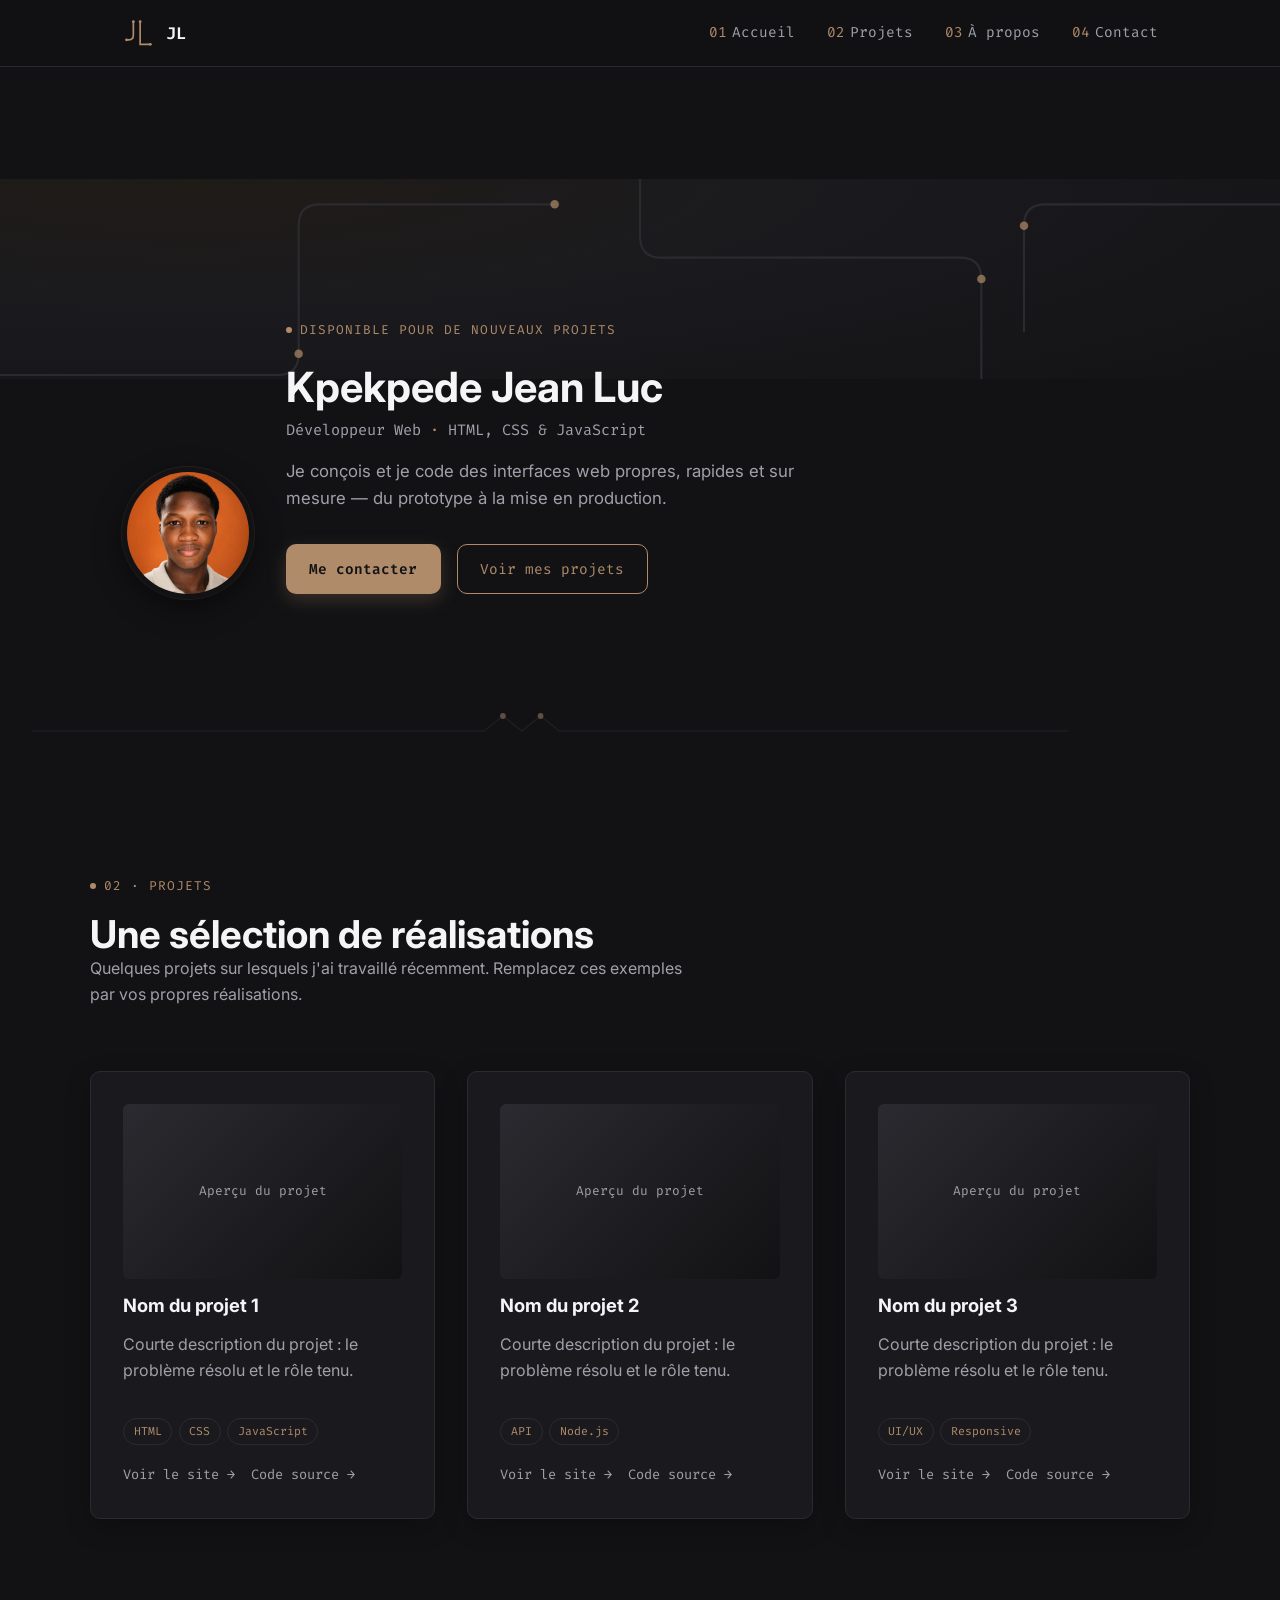
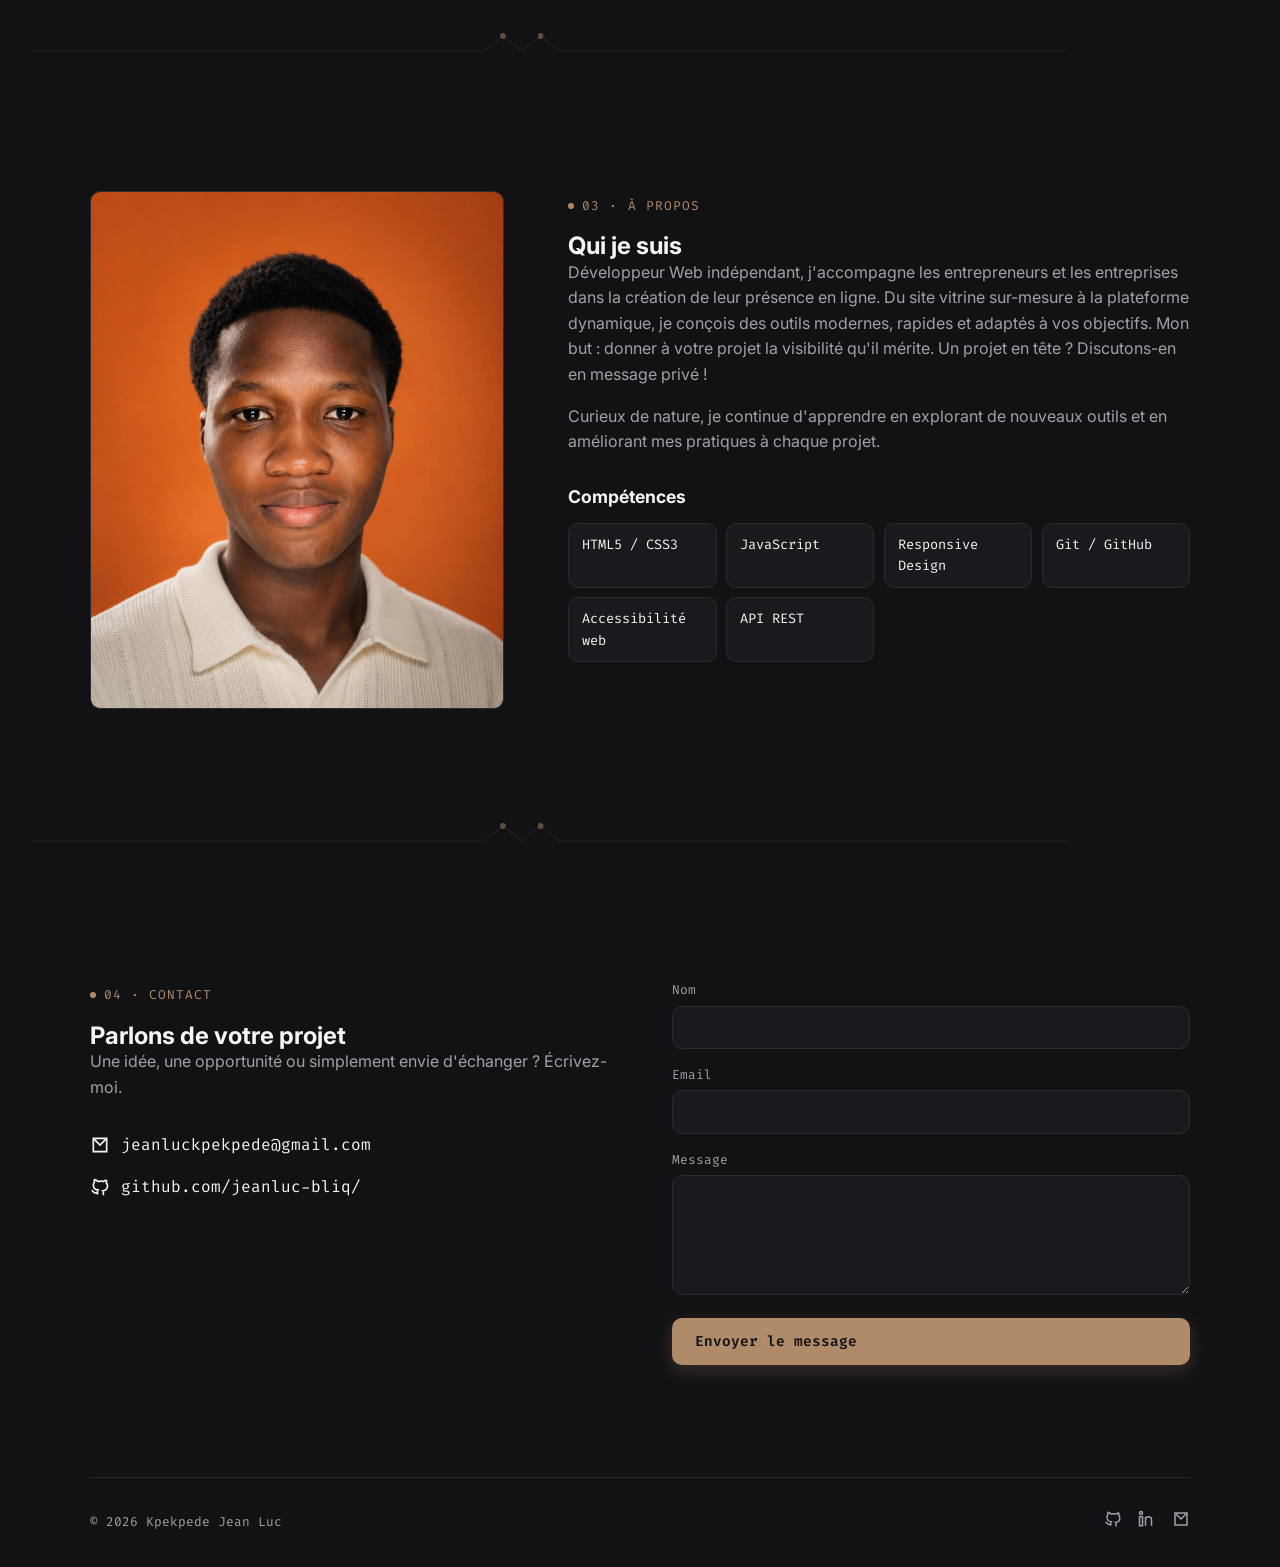
<file: index.html>
<!DOCTYPE html>
<html lang="fr">
<head>
<meta charset="UTF-8">
<meta name="viewport" content="width=device-width, initial-scale=1.0">
<title>Kpekpede Jean Luc — Développeur Web</title>
<meta name="description" content="Portfolio de Kpekpede Jean Luc, développeur web. Projets, compétences et contact.">

<link rel="preconnect" href="https://fonts.googleapis.com">
<link rel="preconnect" href="https://fonts.gstatic.com" crossorigin>
<link href="https://fonts.googleapis.com/css2?family=Inter:wght@400;500;600;700&family=Fira+Code:wght@400;500;600&display=swap" rel="stylesheet">
<!-- Satoshi (police des titres) via Fontshare — gratuite mais pas hébergée par Google Fonts.
     Si elle ne se charge pas chez vous, le site retombe automatiquement sur Inter. -->
<link href="https://api.fontshare.com/v2/css?f[]=satoshi@400,500,700&display=swap" rel="stylesheet">

<link rel="stylesheet" href="assets/css/style.css">
</head>
<body>

<header class="site-header">
  <nav class="nav">
    <a href="#accueil" class="logo" aria-label="Kpekpede Jean Luc, retour à l'accueil">
      <svg viewBox="0 0 60 60" fill="none" xmlns="http://www.w3.org/2000/svg" aria-hidden="true">
        <path d="M20 10 V34 Q20 42 12 42 H8" stroke="#B08B6A" stroke-width="3" stroke-linecap="round"/>
        <path d="M32 10 V50 H50" stroke="#B08B6A" stroke-width="3" stroke-linecap="round"/>
        <circle cx="8" cy="42" r="2.5" fill="#B08B6A"/>
        <circle cx="50" cy="50" r="2.5" fill="#B08B6A"/>
        <circle cx="32" cy="10" r="2.5" fill="#B08B6A"/>
        <circle cx="20" cy="10" r="2.5" fill="#B08B6A"/>
      </svg>
      JL
    </a>
    <ul class="nav-links" id="nav-links">
      <li><a href="#accueil" data-index="01">Accueil</a></li>
      <li><a href="#projets" data-index="02">Projets</a></li>
      <li><a href="#apropos" data-index="03">À propos</a></li>
      <li><a href="#contact" data-index="04">Contact</a></li>
    </ul>
    <button class="nav-toggle" id="nav-toggle" aria-expanded="false" aria-controls="nav-links" aria-label="Ouvrir le menu">☰</button>
  </nav>
</header>

<main>

  <!-- ============ ACCUEIL ============ -->
  <section id="accueil" class="section profile-hero">
    <div class="profile-cover" aria-hidden="true">
      <svg class="cover-pattern" viewBox="0 0 1200 260" preserveAspectRatio="xMidYMid slice">
        <path d="M-20 220 H260 Q280 220 280 200 V80 Q280 60 300 60 H520" class="cp-line"/>
        <path d="M600 -20 V90 Q600 110 620 110 H900 Q920 110 920 130 V280" class="cp-line"/>
        <path d="M1220 60 H980 Q960 60 960 80 V180" class="cp-line"/>
        <circle cx="280" cy="200" r="4" class="cp-node"/>
        <circle cx="520" cy="60" r="4" class="cp-node"/>
        <circle cx="920" cy="130" r="4" class="cp-node"/>
        <circle cx="960" cy="80" r="4" class="cp-node"/>
      </svg>
    </div>

    <div class="container profile-header">
      <div class="profile-avatar">
        <img src="assets/images/jean-luc-kpekpede.jpg" alt="Portrait de Kpekpede Jean Luc">
      </div>

      <div class="profile-info">
        <p class="eyebrow">Disponible pour de nouveaux projets</p>
        <h1>Kpekpede Jean Luc</h1>
        <p class="profile-role">Développeur Web <span class="dot">·</span> HTML, CSS &amp; JavaScript</p>
        <p class="hero-lede">
          Je conçois et je code des interfaces web propres, rapides et sur mesure —
          du prototype à la mise en production.
        </p>

        <div class="hero-cta">
          <a href="#contact" class="btn btn-primary">Me contacter</a>
          <a href="#projets" class="btn btn-outline">Voir mes projets</a>
        </div>
      </div>
    </div>
  </section>

  <svg class="circuit-divider container" viewBox="0 0 1100 40" preserveAspectRatio="none" aria-hidden="true">
    <path class="line" d="M0 20 H480 M620 20 H1100 M480 20 L500 5 L520 20 L540 5 L560 20 L580 20 L620 20" />
    <circle class="node" cx="500" cy="5" r="3"/>
    <circle class="node" cx="540" cy="5" r="3"/>
  </svg>

  <!-- ============ PROJETS ============ -->
  <section id="projets" class="section container">
    <div class="section-head">
      <p class="eyebrow">02 · Projets</p>
      <h2>Une sélection de réalisations</h2>
      <p>Quelques projets sur lesquels j'ai travaillé récemment. Remplacez ces exemples par vos propres réalisations.</p>
    </div>

    <div class="projects-grid">

      <article class="project-card">
        <div class="project-thumb">Aperçu du projet</div>
        <h3>Nom du projet 1</h3>
        <p>Courte description du projet&nbsp;: le problème résolu et le rôle tenu.</p>
        <div class="project-tags">
          <span class="tag">HTML</span>
          <span class="tag">CSS</span>
          <span class="tag">JavaScript</span>
        </div>
        <div class="project-links">
          <a href="#">Voir le site →</a>
          <a href="#">Code source →</a>
        </div>
      </article>

      <article class="project-card">
        <div class="project-thumb">Aperçu du projet</div>
        <h3>Nom du projet 2</h3>
        <p>Courte description du projet&nbsp;: le problème résolu et le rôle tenu.</p>
        <div class="project-tags">
          <span class="tag">API</span>
          <span class="tag">Node.js</span>
        </div>
        <div class="project-links">
          <a href="#">Voir le site →</a>
          <a href="#">Code source →</a>
        </div>
      </article>

      <article class="project-card">
        <div class="project-thumb">Aperçu du projet</div>
        <h3>Nom du projet 3</h3>
        <p>Courte description du projet&nbsp;: le problème résolu et le rôle tenu.</p>
        <div class="project-tags">
          <span class="tag">UI/UX</span>
          <span class="tag">Responsive</span>
        </div>
        <div class="project-links">
          <a href="#">Voir le site →</a>
          <a href="#">Code source →</a>
        </div>
      </article>

    </div>
  </section>

  <svg class="circuit-divider container" viewBox="0 0 1100 40" preserveAspectRatio="none" aria-hidden="true">
    <path class="line" d="M0 20 H480 M620 20 H1100 M480 20 L500 5 L520 20 L540 5 L560 20 L580 20 L620 20" />
    <circle class="node" cx="500" cy="5" r="3"/>
    <circle class="node" cx="540" cy="5" r="3"/>
  </svg>

  <!-- ============ À PROPOS ============ -->
  <section id="apropos" class="section container">
    <div class="about-grid">
      <div class="about-photo">
        <img src="assets/images/jean-luc-kpekpede.jpg" alt="Portrait de Kpekpede Jean Luc, développeur web">
      </div>

      <div>
        <p class="eyebrow">03 · À propos</p>
        <h2>Qui je suis</h2>
        <p>
          Développeur Web indépendant, j'accompagne les entrepreneurs et les entreprises dans la création de leur présence en ligne. Du site vitrine sur-mesure à la plateforme dynamique, je conçois des outils modernes, rapides et adaptés à vos objectifs.
​          Mon but : donner à votre projet la visibilité qu'il mérite.
          Un projet en tête ? Discutons-en en message privé !
        </p>
        <p>
          Curieux de nature, je continue d'apprendre en explorant de nouveaux outils
          et en améliorant mes pratiques à chaque projet.
        </p>

        <h3 style="margin-top: 2rem; font-size: 1.1rem;">Compétences</h3>
        <ul class="skills-list">
          <li>HTML5 / CSS3</li>
          <li>JavaScript</li>
          <li>Responsive Design</li>
          <li>Git / GitHub</li>
          <li>Accessibilité web</li>
          <li>API REST</li>
        </ul>
      </div>
    </div>
  </section>

  <svg class="circuit-divider container" viewBox="0 0 1100 40" preserveAspectRatio="none" aria-hidden="true">
    <path class="line" d="M0 20 H480 M620 20 H1100 M480 20 L500 5 L520 20 L540 5 L560 20 L580 20 L620 20" />
    <circle class="node" cx="500" cy="5" r="3"/>
    <circle class="node" cx="540" cy="5" r="3"/>
  </svg>

  <!-- ============ CONTACT ============ -->
  <section id="contact" class="section container">
    <div class="contact-grid">
      <div>
        <p class="eyebrow">04 · Contact</p>
        <h2>Parlons de votre projet</h2>
        <p>Une idée, une opportunité ou simplement envie d'échanger&nbsp;? Écrivez-moi.</p>

        <ul class="contact-links">
          <li>
            <a href="mailto:contact@exemple.com">
              <svg viewBox="0 0 24 24" fill="none" stroke-width="2"><path d="M4 4h16v16H4z"/><path d="m4 4 8 8 8-8"/></svg>
              jeanluckpekpede@gmail.com
            </a>
          </li>
          <li>
            <a href="https://github.com/" target="_blank" rel="noopener">
              <svg viewBox="0 0 24 24" fill="none" stroke-width="2"><path d="M9 19c-5 1.5-5-2.5-7-3m14 6v-3.5c0-1 .1-1.4-.5-2 2.8-.3 5.5-1.4 5.5-6a4.6 4.6 0 0 0-1.3-3.2 4.2 4.2 0 0 0-.1-3.2s-1.1-.3-3.5 1.3a12.3 12.3 0 0 0-6.2 0C6.5 2.8 5.4 3.1 5.4 3.1a4.2 4.2 0 0 0-.1 3.2A4.6 4.6 0 0 0 4 9.5c0 4.6 2.7 5.7 5.5 6-.6.6-.6 1.2-.5 2V21"/></svg>
              github.com/jeanluc-bliq/
            </a>
          </li>
        </ul>
      </div>

      <form class="contact-form" action="mailto:contact@exemple.com" method="post" enctype="text/plain">
        <div class="field">
          <label for="name">Nom</label>
          <input type="text" id="name" name="name" required>
        </div>
        <div class="field">
          <label for="email">Email</label>
          <input type="email" id="email" name="email" required>
        </div>
        <div class="field">
          <label for="message">Message</label>
          <textarea id="message" name="message" required></textarea>
        </div>
        <button type="submit" class="btn btn-primary">Envoyer le message</button>
      </form>
    </div>
  </section>

</main>

<footer class="site-footer container">
  <span>© <span id="year"></span> Kpekpede Jean Luc</span>
  <ul class="footer-social">
    <li><a href="https://github.com/" target="_blank" rel="noopener" aria-label="GitHub">
      <svg viewBox="0 0 24 24" fill="none" stroke="currentColor" stroke-width="2"><path d="M9 19c-5 1.5-5-2.5-7-3m14 6v-3.5c0-1 .1-1.4-.5-2 2.8-.3 5.5-1.4 5.5-6a4.6 4.6 0 0 0-1.3-3.2 4.2 4.2 0 0 0-.1-3.2s-1.1-.3-3.5 1.3a12.3 12.3 0 0 0-6.2 0C6.5 2.8 5.4 3.1 5.4 3.1a4.2 4.2 0 0 0-.1 3.2A4.6 4.6 0 0 0 4 9.5c0 4.6 2.7 5.7 5.5 6-.6.6-.6 1.2-.5 2V21"/></svg>
    </a></li>
    <li><a href="https://linkedin.com/" target="_blank" rel="noopener" aria-label="LinkedIn">
      <svg viewBox="0 0 24 24" fill="none" stroke="currentColor" stroke-width="2"><rect x="2" y="9" width="4" height="12"/><circle cx="4" cy="4" r="2"/><path d="M10 9v12M10 13a4 4 0 0 1 8 0v8"/></svg>
    </a></li>
    <li><a href="mailto:contact@exemple.com" aria-label="Email">
      <svg viewBox="0 0 24 24" fill="none" stroke="currentColor" stroke-width="2"><path d="M4 4h16v16H4z"/><path d="m4 4 8 8 8-8"/></svg>
    </a></li>
  </ul>
</footer>

<script src="assets/js/main.js"></script>
</body>
</html>
</file>
<file: assets/css/style.css>
/* ==========================================================================
   TOKENS — Charte graphique Kpekpede Jean Luc
   ========================================================================== */
:root {
  /* Couleurs — Charte graphique v3 (thème sombre, accent bronze) */
  --color-primary: #B08B6A;      /* Accent principal — Bronze Satiné */
  --color-primary-dim: #967355;  /* variante plus foncée pour le hover */
  --color-bg: #121214;           /* Fond principal — Anthracite Noir */
  --color-surface: #1A1A1E;      /* Fond des cartes/sections — Ardoise Foncée */
  --color-text: #F5F5F7;         /* Texte principal — Blanc Cassé */
  --color-text-muted: #A0A0AA;   /* Gris de mute — Gris Clair */
  --color-mute: rgba(160, 160, 170, 0.65); /* variante encore plus discrète du gris de mute */
  --color-border: #2A2A30;       /* Non fourni par la charte : gris-anthracite dérivé du fond de cartes */

  /* Typographies */
  --font-heading: 'Satoshi', 'Inter', -apple-system, BlinkMacSystemFont, sans-serif;
  --font-body: 'Inter', -apple-system, BlinkMacSystemFont, sans-serif;
  --font-mono: 'Fira Code', 'Courier New', monospace;

  /* Échelle d'espacement */
  --space-xs: 0.5rem;
  --space-sm: 1rem;
  --space-md: 2rem;
  --space-lg: 4rem;
  --space-xl: 7rem;

  /* Rayon / transitions */
  --radius: 10px;
  --transition: 0.25s ease;
}

/* ==========================================================================
   RESET & BASE
   ========================================================================== */
*, *::before, *::after { box-sizing: border-box; }

html { scroll-behavior: smooth; }

@media (prefers-reduced-motion: reduce) {
  html { scroll-behavior: auto; }
  *, *::before, *::after {
    animation-duration: 0.001ms !important;
    animation-iteration-count: 1 !important;
    transition-duration: 0.001ms !important;
  }
}

body {
  margin: 0;
  background: var(--color-bg);
  color: var(--color-text);
  font-family: var(--font-body);
  line-height: 1.6;
  -webkit-font-smoothing: antialiased;
}

h1, h2, h3 {
  font-family: var(--font-heading);
  font-weight: 700;
  line-height: 1.15;
  margin: 0;
}

p { margin: 0 0 var(--space-sm) 0; color: var(--color-text-muted); }

a { color: inherit; text-decoration: none; }

img { max-width: 100%; display: block; }

.container {
  width: 100%;
  max-width: 1100px;
  margin: 0 auto;
  padding: 0 var(--space-md);
}

.eyebrow {
  font-family: var(--font-mono);
  font-size: 0.8rem;
  letter-spacing: 0.08em;
  text-transform: uppercase;
  color: var(--color-primary);
  display: inline-flex;
  align-items: center;
  gap: var(--space-xs);
  margin-bottom: var(--space-sm);
}

.eyebrow::before {
  content: '';
  width: 6px;
  height: 6px;
  border-radius: 50%;
  background: var(--color-primary);
}

/* Focus visible clavier */
a:focus-visible,
button:focus-visible,
input:focus-visible,
textarea:focus-visible {
  outline: 2px solid var(--color-primary);
  outline-offset: 3px;
}

/* ==========================================================================
   NAVIGATION
   ========================================================================== */
.site-header {
  position: sticky;
  top: 0;
  z-index: 100;
  background: rgba(18, 18, 20, 0.85);
  backdrop-filter: blur(8px);
  border-bottom: 1px solid var(--color-border);
}

.nav {
  display: flex;
  align-items: center;
  justify-content: space-between;
  padding: var(--space-sm) var(--space-md);
  max-width: 1100px;
  margin: 0 auto;
}

.logo {
  display: flex;
  align-items: center;
  gap: 0.6rem;
  font-family: var(--font-mono);
  font-weight: 600;
  font-size: 1.05rem;
}

.logo svg { width: 34px; height: 34px; }

.nav-links {
  display: flex;
  gap: var(--space-md);
  list-style: none;
  margin: 0;
  padding: 0;
  font-family: var(--font-mono);
  font-size: 0.9rem;
}

.nav-links a {
  color: var(--color-text-muted);
  transition: color var(--transition);
  position: relative;
}

.nav-links a:hover,
.nav-links a:focus-visible {
  color: var(--color-text);
}

.nav-links a::before {
  content: attr(data-index);
  color: var(--color-primary);
  margin-right: 0.35em;
}

.nav-toggle {
  display: none;
  background: none;
  border: 1px solid var(--color-border);
  border-radius: var(--radius);
  color: var(--color-text);
  padding: 0.4rem 0.6rem;
  font-size: 1rem;
}

/* ==========================================================================
   HERO — Accueil
   ========================================================================== */
/* Hero — carte de profil (bannière + avatar en superposition) */
.profile-hero {
  padding: 0 0 var(--space-lg);
}

.profile-cover {
  width: 100%;
  height: 200px;
  background: radial-gradient(120% 160% at 15% 0%, #1f1b17 0%, var(--color-surface) 45%, var(--color-bg) 100%);
  overflow: hidden;
}

.cover-pattern { width: 100%; height: 100%; }
.cover-pattern .cp-line { stroke: var(--color-border); stroke-width: 2; fill: none; }
.cover-pattern .cp-node { fill: var(--color-primary); opacity: 0.7; }

.profile-header {
  display: flex;
  align-items: flex-end;
  gap: var(--space-md);
  margin-top: -64px;
}

.profile-avatar {
  width: 132px;
  height: 132px;
  flex-shrink: 0;
  border-radius: 50%;
  border: 5px solid var(--color-bg);
  background: var(--color-surface);
  overflow: hidden;
  box-shadow: 0 10px 30px rgba(0, 0, 0, 0.45), 0 0 0 1px rgba(176, 139, 106, 0.15);
}

.profile-avatar img { width: 100%; height: 100%; object-fit: cover; }

.profile-info { padding-bottom: 0.3rem; flex: 1; }

.profile-info h1 {
  font-size: clamp(1.8rem, 4vw, 2.6rem);
  margin-top: 0.5rem;
}

.profile-role {
  font-family: var(--font-mono);
  font-size: 0.95rem;
  color: var(--color-text-muted);
  margin: 0.35rem 0 var(--space-sm);
}

.profile-role .dot { color: var(--color-primary); }

.hero-lede {
  font-size: 1.05rem;
  max-width: 52ch;
}

.hero-cta {
  display: flex;
  gap: var(--space-sm);
  margin-top: var(--space-md);
  flex-wrap: wrap;
}

.btn {
  font-family: var(--font-mono);
  font-size: 0.9rem;
  padding: 0.8rem 1.4rem;
  border-radius: var(--radius);
  border: 1px solid transparent;
  cursor: pointer;
  transition: transform var(--transition), background var(--transition), border-color var(--transition), color var(--transition);
  display: inline-flex;
  align-items: center;
  gap: 0.5rem;
}

.btn-primary {
  background: var(--color-primary);
  color: var(--color-bg);
  font-weight: 600;
  box-shadow: 0 6px 18px rgba(176, 139, 106, 0.25);
}

.btn-primary:hover { background: var(--color-primary-dim); transform: translateY(-2px); }

.btn-outline {
  background: transparent;
  border-color: var(--color-primary);
  color: var(--color-primary);
}

.btn-outline:hover {
  background: var(--color-primary);
  color: var(--color-bg);
  transform: translateY(-2px);
}

/* ==========================================================================
   SECTION DIVIDER — motif circuit (clin d'œil au logo)
   ========================================================================== */
.circuit-divider {
  height: 40px;
  width: 100%;
  opacity: 0.5;
}

.circuit-divider .line { stroke: var(--color-border); stroke-width: 1.5; fill: none; }
.circuit-divider .node { fill: var(--color-primary); }

/* ==========================================================================
   SECTIONS génériques
   ========================================================================== */
.section {
  padding: var(--space-xl) 0;
}

.section-head {
  max-width: 60ch;
  margin-bottom: var(--space-lg);
}

.section-head h2 { font-size: clamp(1.7rem, 3.5vw, 2.4rem); }

/* ==========================================================================
   PROJETS
   ========================================================================== */
.projects-grid {
  display: grid;
  grid-template-columns: repeat(auto-fit, minmax(280px, 1fr));
  gap: var(--space-md);
}

.project-card {
  background: var(--color-surface);
  border: 1px solid var(--color-border);
  border-radius: var(--radius);
  padding: var(--space-md);
  transition: border-color var(--transition), transform var(--transition), box-shadow var(--transition);
  display: flex;
  flex-direction: column;
  gap: var(--space-sm);
  box-shadow: 0 8px 24px rgba(0, 0, 0, 0.25);
}

.project-card:hover {
  border-color: var(--color-primary);
  transform: translateY(-4px);
  box-shadow: 0 14px 34px rgba(0, 0, 0, 0.35), 0 0 0 1px rgba(176, 139, 106, 0.2);
}

.project-thumb {
  width: 100%;
  aspect-ratio: 16/10;
  border-radius: calc(var(--radius) - 4px);
  background: linear-gradient(135deg, var(--color-border), var(--color-bg));
  display: flex;
  align-items: center;
  justify-content: center;
  font-family: var(--font-mono);
  color: var(--color-text-muted);
  font-size: 0.8rem;
  overflow: hidden;
}

.project-thumb img { width: 100%; height: 100%; object-fit: cover; }

.project-card h3 { font-size: 1.15rem; }

.project-tags {
  display: flex;
  flex-wrap: wrap;
  gap: 0.4rem;
  margin: 0.2rem 0;
}

.tag {
  font-family: var(--font-mono);
  font-size: 0.72rem;
  color: var(--color-primary);
  border: 1px solid var(--color-border);
  border-radius: 999px;
  padding: 0.2rem 0.6rem;
}

.project-links {
  display: flex;
  gap: var(--space-sm);
  margin-top: auto;
  font-family: var(--font-mono);
  font-size: 0.85rem;
}

.project-links a {
  color: var(--color-text-muted);
  transition: color var(--transition);
}

.project-links a:hover { color: var(--color-primary); }

/* ==========================================================================
   À PROPOS
   ========================================================================== */
.about-grid {
  display: grid;
  grid-template-columns: 0.8fr 1.2fr;
  gap: var(--space-lg);
  align-items: start;
}

.about-photo {
  border-radius: var(--radius);
  overflow: hidden;
  border: 1px solid var(--color-border);
  aspect-ratio: 4/5;
}

.about-photo img { width: 100%; height: 100%; object-fit: cover; }

.skills-list {
  list-style: none;
  padding: 0;
  margin: var(--space-sm) 0 0;
  display: grid;
  grid-template-columns: repeat(auto-fill, minmax(140px, 1fr));
  gap: 0.6rem;
}

.skills-list li {
  font-family: var(--font-mono);
  font-size: 0.85rem;
  background: var(--color-surface);
  border: 1px solid var(--color-border);
  border-radius: var(--radius);
  padding: 0.6rem 0.8rem;
}

/* ==========================================================================
   CONTACT
   ========================================================================== */
.contact-grid {
  display: grid;
  grid-template-columns: 1fr 1fr;
  gap: var(--space-lg);
}

.contact-links {
  list-style: none;
  padding: 0;
  margin: var(--space-md) 0 0;
  display: flex;
  flex-direction: column;
  gap: var(--space-sm);
}

.contact-links a {
  display: flex;
  align-items: center;
  gap: 0.7rem;
  font-family: var(--font-mono);
  color: var(--color-text);
  transition: color var(--transition);
}

.contact-links a:hover { color: var(--color-primary); }

.contact-links svg { width: 20px; height: 20px; stroke: currentColor; }

form.contact-form {
  display: flex;
  flex-direction: column;
  gap: var(--space-sm);
}

.field label {
  display: block;
  font-family: var(--font-mono);
  font-size: 0.8rem;
  color: var(--color-text-muted);
  margin-bottom: 0.3rem;
}

.field input,
.field textarea {
  width: 100%;
  background: var(--color-surface);
  border: 1px solid var(--color-border);
  border-radius: var(--radius);
  color: var(--color-text);
  padding: 0.7rem 0.9rem;
  font-family: var(--font-body);
  font-size: 0.95rem;
  transition: border-color var(--transition);
}

.field input:focus,
.field textarea:focus {
  border-color: var(--color-primary);
  outline: none;
}

.field textarea { resize: vertical; min-height: 120px; }

/* ==========================================================================
   FOOTER
   ========================================================================== */
.site-footer {
  border-top: 1px solid var(--color-border);
  padding: var(--space-md) 0;
  font-family: var(--font-mono);
  font-size: 0.8rem;
  color: var(--color-text-muted);
  display: flex;
  justify-content: space-between;
  align-items: center;
  flex-wrap: wrap;
  gap: var(--space-sm);
}

.footer-social {
  display: flex;
  gap: var(--space-sm);
  list-style: none;
  margin: 0;
  padding: 0;
}

.footer-social a { color: var(--color-text-muted); transition: color var(--transition); }
.footer-social a:hover { color: var(--color-primary); }
.footer-social svg { width: 18px; height: 18px; }

/* ==========================================================================
   RESPONSIVE
   ========================================================================== */
@media (max-width: 860px) {
  .about-grid,
  .contact-grid {
    grid-template-columns: 1fr;
  }

  .about-photo { max-width: 260px; }

  .profile-header {
    flex-direction: column;
    align-items: flex-start;
    margin-top: -48px;
  }

  .profile-avatar { width: 104px; height: 104px; }
}

@media (max-width: 640px) {
  .nav-toggle { display: inline-flex; }

  .nav-links {
    position: absolute;
    top: 100%;
    left: 0;
    right: 0;
    background: var(--color-bg);
    border-bottom: 1px solid var(--color-border);
    flex-direction: column;
    padding: var(--space-sm) var(--space-md);
    display: none;
    gap: var(--space-sm);
  }

  .nav-links.open { display: flex; }

  .profile-cover { height: 140px; }
}
</file>
